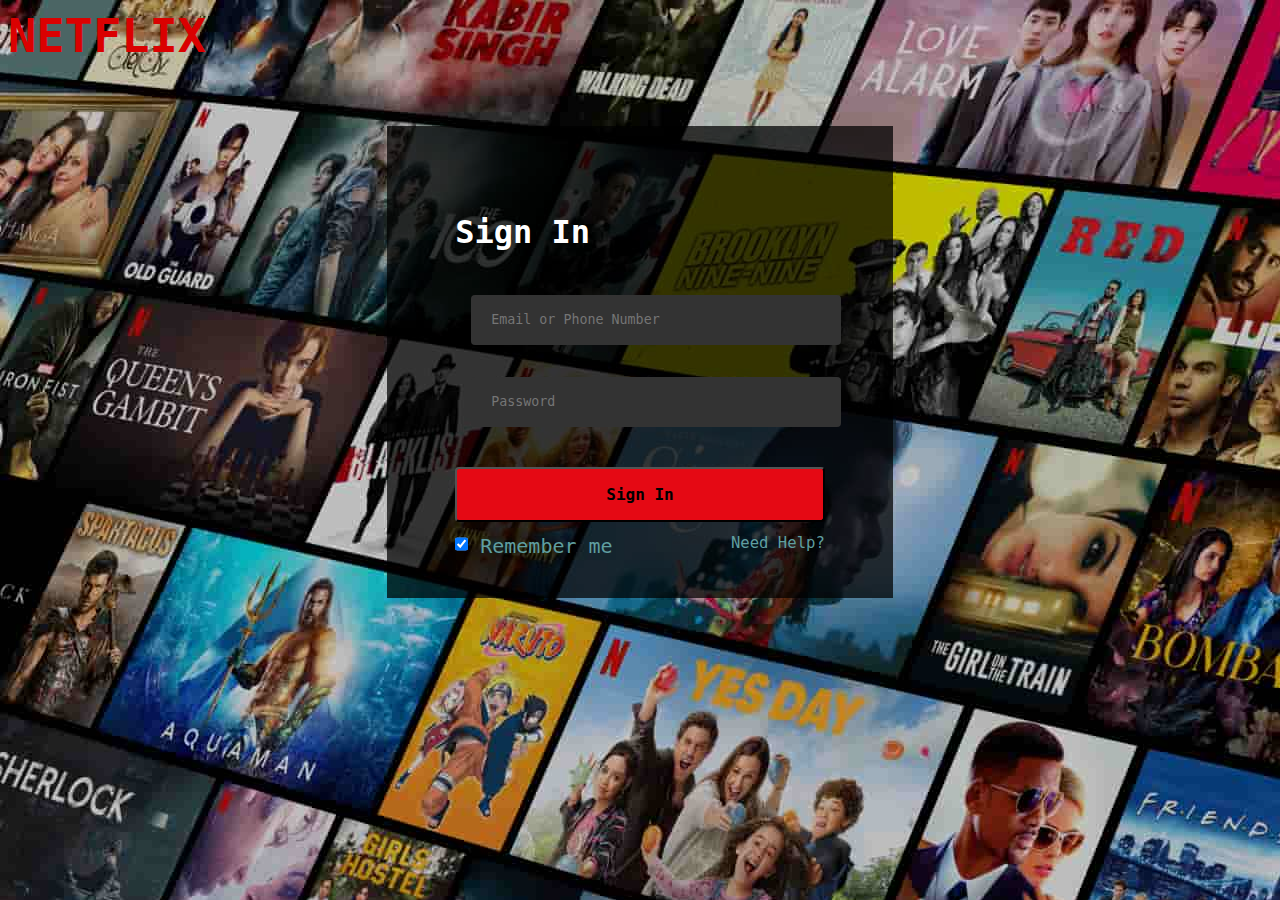
<file: index.html>
<!DOCTYPE html>
<html lang="en">

<head>
    <meta charset="UTF-8">
    <meta http-equiv="X-UA-Compatible" content="IE=edge">
    <meta name="viewport" content="width=device-width, initial-scale=1.0">
    <title>Netflix</title>
    <style>
        * {
            font-family: monospace;
        }

        body {
            background-image: url("img1.jpg");
        }

        header .icon {
            font-size: 47px;
            color: #da0101;
            font-weight: bold;
        }

        h2 {
            color: #fff;
            font-size: 32px;
            font-weight: 700;
            margin-bottom: 28px;
        }

        form input[type="text"],input[type="password"]{
            background: #333;
            border-radius: 4px;
            border: 0;
            color: #fff;
            height: 50px;
            line-height: 50px;
            padding: 0 20px 0;
            outline-color: currentcolor;
            margin: 16px;
            width: 100%;
            box-sizing: border-box;
        }

        .main-div {
            background-color: #000000ba;
            padding: 60px 68px 40px;
            margin-bottom: 90px;
        }

        button {
            border-radius: 4px;
            font-size: 16px;
            font-weight: 700;
            margin: 24px 0 12px;
            background: #e50914;
            padding: 16px;
            width: 100%;
            max-width: 100%;
            cursor: pointer;
        }

        .center-screen {
            display: flex;
            flex-direction: column;
            justify-content: center;
        }

        .rem-chk-txt{
            color: cadetblue;
            font-size: x-large;
            float: left;
        }

        .help{
            float: right;
            font-size: larger;
            color: cadetblue;
        }
        .rem-chk-btn{
            float: left;
            height: 20px;
            margin: 0 12px 0 0;
        }
        section{
            margin: 5% 30% 3% 30%;
        }


    </style>
</head>

<body>
    <!--show top header-->
    <header><span class="icon">NETFLIX</span></header>

    <!--show main section part-->
    <section>
        <div class="main-div center-screen container ">
            <div>
                <h2>Sign In</h2>

                <form id="signup">
                    <div>
                        <input type="text" name="username" id="uname" placeholder="Email or Phone Number">
                    </div>
                    <div>
                        <input type="password" name="password" id="pass" placeholder="Password">
                    </div>
                    <div>
                        <button>Sign In</button>
                    </div>

                    <div>
                        <input type="checkbox" name="remember" class="rem-chk-btn" checked><span class="rem-chk-txt"> Remember me </span>
                    </div>
                    <div class="help">Need Help?</div>
                </form>
            </div>
            <div>

            </div>
        </div>
    </section>

</body>

</html>
</file>
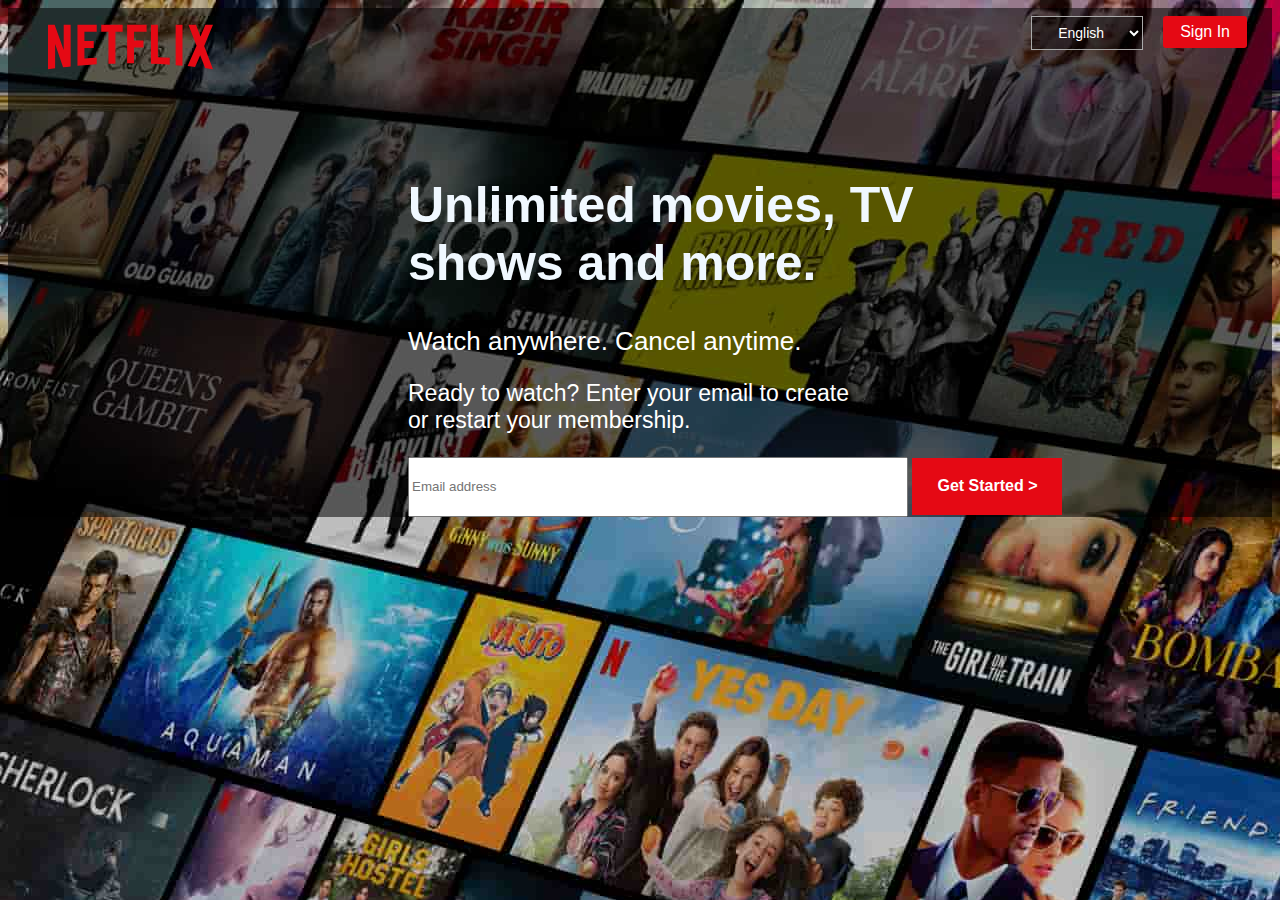
<file: signup.html>
<!DOCTYPE html>
<html lang="en">
<head>
    <meta charset="UTF-8">
    <meta http-equiv="X-UA-Compatible" content="IE=edge">
    <meta name="viewport" content="width=device-width, initial-scale=1.0">
    <title>Netflix India – Watch TV Shows Online, Watch Movies Online</title>
    <link rel="icon" href="./assets/images/icon.png" type="image/icon type">
    <link rel="stylesheet" type="text/css" href="./assets/css/style.css">
    <style>
        body {
            background-image: url("./assets/images/img1.jpg");
        }
    </style>
</head>
<body>
    <div class="main-container">
        <!--show top header-->
        <header>
            <svg class="netflix-icon" viewBox="0 0 111 30" class="svg-icon svg-icon-netflix-logo" focusable="true">
                <g id="netflix-logo">
                    <path
                        d="M105.06233,14.2806261 L110.999156,30 C109.249227,29.7497422 107.500234,29.4366857 105.718437,29.1554972 L102.374168,20.4686475 L98.9371075,28.4375293 C97.2499766,28.1563408 95.5928391,28.061674 93.9057081,27.8432843 L99.9372012,14.0931671 L94.4680851,-5.68434189e-14 L99.5313525,-5.68434189e-14 L102.593495,7.87421502 L105.874965,-5.68434189e-14 L110.999156,-5.68434189e-14 L105.06233,14.2806261 Z M90.4686475,-5.68434189e-14 L85.8749649,-5.68434189e-14 L85.8749649,27.2499766 C87.3746368,27.3437061 88.9371075,27.4055675 90.4686475,27.5930265 L90.4686475,-5.68434189e-14 Z M81.9055207,26.93692 C77.7186241,26.6557316 73.5307901,26.4064111 69.250164,26.3117443 L69.250164,-5.68434189e-14 L73.9366389,-5.68434189e-14 L73.9366389,21.8745899 C76.6248008,21.9373887 79.3120255,22.1557784 81.9055207,22.2804387 L81.9055207,26.93692 Z M64.2496954,10.6561065 L64.2496954,15.3435186 L57.8442216,15.3435186 L57.8442216,25.9996251 L53.2186709,25.9996251 L53.2186709,-5.68434189e-14 L66.3436123,-5.68434189e-14 L66.3436123,4.68741213 L57.8442216,4.68741213 L57.8442216,10.6561065 L64.2496954,10.6561065 Z M45.3435186,4.68741213 L45.3435186,26.2498828 C43.7810479,26.2498828 42.1876465,26.2498828 40.6561065,26.3117443 L40.6561065,4.68741213 L35.8121661,4.68741213 L35.8121661,-5.68434189e-14 L50.2183897,-5.68434189e-14 L50.2183897,4.68741213 L45.3435186,4.68741213 Z M30.749836,15.5928391 C28.687787,15.5928391 26.2498828,15.5928391 24.4999531,15.6875059 L24.4999531,22.6562939 C27.2499766,22.4678976 30,22.2495079 32.7809542,22.1557784 L32.7809542,26.6557316 L19.812541,27.6876933 L19.812541,-5.68434189e-14 L32.7809542,-5.68434189e-14 L32.7809542,4.68741213 L24.4999531,4.68741213 L24.4999531,10.9991564 C26.3126816,10.9991564 29.0936358,10.9054269 30.749836,10.9054269 L30.749836,15.5928391 Z M4.78114163,12.9684132 L4.78114163,29.3429562 C3.09401069,29.5313525 1.59340144,29.7497422 0,30 L0,-5.68434189e-14 L4.4690224,-5.68434189e-14 L10.562377,17.0315868 L10.562377,-5.68434189e-14 L15.2497891,-5.68434189e-14 L15.2497891,28.061674 C13.5935889,28.3437998 11.906458,28.4375293 10.1246602,28.6868498 L4.78114163,12.9684132 Z"
                        id="Fill-14"></path>
                </g>
            </svg>

            <div class="side-button">
                <select data-uia="language-picker" class="ui-select medium" id="undefined-select" tabindex="0" placeholder="lang-switcher"><option selected="" value="/in/" data-language="en" data-country="IN">English</option><option value="/in-hi/" data-language="hi" data-country="IN">हिन्दी</option></select>

                <a href="index.html" class="authLinks redButton" data-uia="header-login-link">Sign In</a>
            </div> 

        </header>
        <div class="email-dev">
            <div class="our-story-card-text">
                <h1 id="" class="our-story-card-title" data-uia="hero-title">Unlimited movies, TV shows and more.</h1>
                <h2 id="" class="our-story-card-subtitle" data-uia="our-story-card-subtitle">Watch anywhere. Cancel anytime.</h2>
                <form class="cta-form email-form" data-uia="email-form" method="GET">
                    <h3 class="email-form-title">Ready to watch? Enter your email to create or restart your membership.</h3>
                    <div class="email-form-lockup">
                        <div data-uia="field-email+container" class="nfInput nfInputResponsive">
                            <div class="nfInputPlacement">
                                <input type="email" name="email" class="nfTextField" id="id_email_hero_fuji" value=""  autocomplete="email" maxlength="50" minlength="5" placeholder="Email address">
                                <button class="btn btn-red nmhp-cta nmhp-cta-extra-large btn-none btn-custom" type="submit" autocomplete="off" tabindex="0" role="link" data-uia="our-story-cta-hero_fuji">
                                    <span id="" class="cta-btn-txt" data-uia="">Get Started ></span>
                                </button>
                            </div>
                        </div>
                    </div>
                </form>
                <h3 id="" class="our-story-card-disclaimer" data-uia="our-story-card-disclaimer"></h3>
            </div>
        </div>
    </div>
    
    
</body>

</html>
</file>
<file: assets/css/style.css>
* {
    font-family: 'Helvetica Neue',Helvetica,Arial,sans-serif;
}

header .icon {
    font-size: 47px;
    color: #da0101;
    font-weight: bold;
}

h2 {
    color: #fff;
    font-size: 32px;
    font-weight: 700;
    margin-bottom: 28px;
}
.side-button{
    float: right;
}
.ui-select {
    background: rgba(0,0,0,.4);
    border: 1px solid #aaa;
    color: #fff;
    font-size: .875rem;
    padding: .25rem 1.375rem;
    margin: 8px 20px 0px 0px;
    height: 34px;
}

.authLinks.redButton {
    background-color: #e50914;
    line-height: normal;
    padding: 7px 17px;
    font-weight: 400;
    font-size: 1rem;
    float: right;
    margin-right: 25px;
}
.email-form-title{
    color: #fff;
    font-size: 23px;
    max-width: 450px;
    font-weight: 400;
}

.nfTextField{
    height: 54px;
    width: 492px;
}

.our-story-card-subtitle {
    font-size: 1.625rem;
    margin: 1rem auto;
    font-weight: 400;
}

.our-story-card-title {
    max-width: 640px;
    font-size: 3.125rem;
    color: aliceblue;
}
.email-dev{
    position: relative;
    margin: 90px 0 0 400px;
}
.authLinks {
    color: #fff;
    -webkit-border-radius: 3px;
    -moz-border-radius: 3px;
    border-radius: 3px;
    margin-top: .5rem;
    text-decoration: none;
}

form input[type="text"],
input[type="password"] {
    background: #333;
    border-radius: 4px;
    border: 0;
    color: #fff;
    height: 50px;
    line-height: 50px;
    padding: 0 20px 0;
    outline-color: currentcolor;
    width: 100%;
    box-sizing: border-box;
    font-size: 16px;
}

.main-div {
    background-color: #000000ba;
    padding: 40px 68px 40px;;
    margin: -28px 0 90px
}

button {
    font-size: 16px;
    font-weight: 700;
    background: #e50914;
    height: 57px;
    width: 150px;
    max-width: 100%;
    cursor: pointer;
    color: white;
    border: none;
}

.submit-btn{
    font-size: 16px;
    font-weight: 700;
    background: #e50914;
    height: 57px;
    width: 312px;
    max-width: 100%;
    cursor: pointer;
    color: white;
    border: none;
    margin: 30px 0;
}
.rem-chk-txt {
    color: #b3b3b3;
    font-size: 13px;
}

.help {
    float: right;
    color: #b3b3b3;
    font-size: 13px;
}

.rem-chk-btn {
    float: left;
    height: 18px;
    width: 21.6px;
    margin: 0 6px 0 0;
}

.recaptcha-dev{
    color: #8C8C8C;
    font-size: 13px;
}

.container {
    position: relative;
    height: 560px;
    width: 314px;
    border-radius: 4px;
}

.netflix-icon {
    width: 165px;
    height: 70px;
    fill:#e50914;
    margin: 4px 0 0 40px;
}
.main-container{
    background: #0000008a;
}
.fb-txt{
    color: #737373;
    font-size: 13px;
    cursor: pointer;
    margin: 0 0 0 5px;
}
.social-media-div{
    margin: 70px 0px;
}
.new-signup{
    color: #737373;
    font-size: 16px;
    margin: 16px 0 0 0;
}
section {
    margin: 5% 30% 3% 30%;
}
</file>
